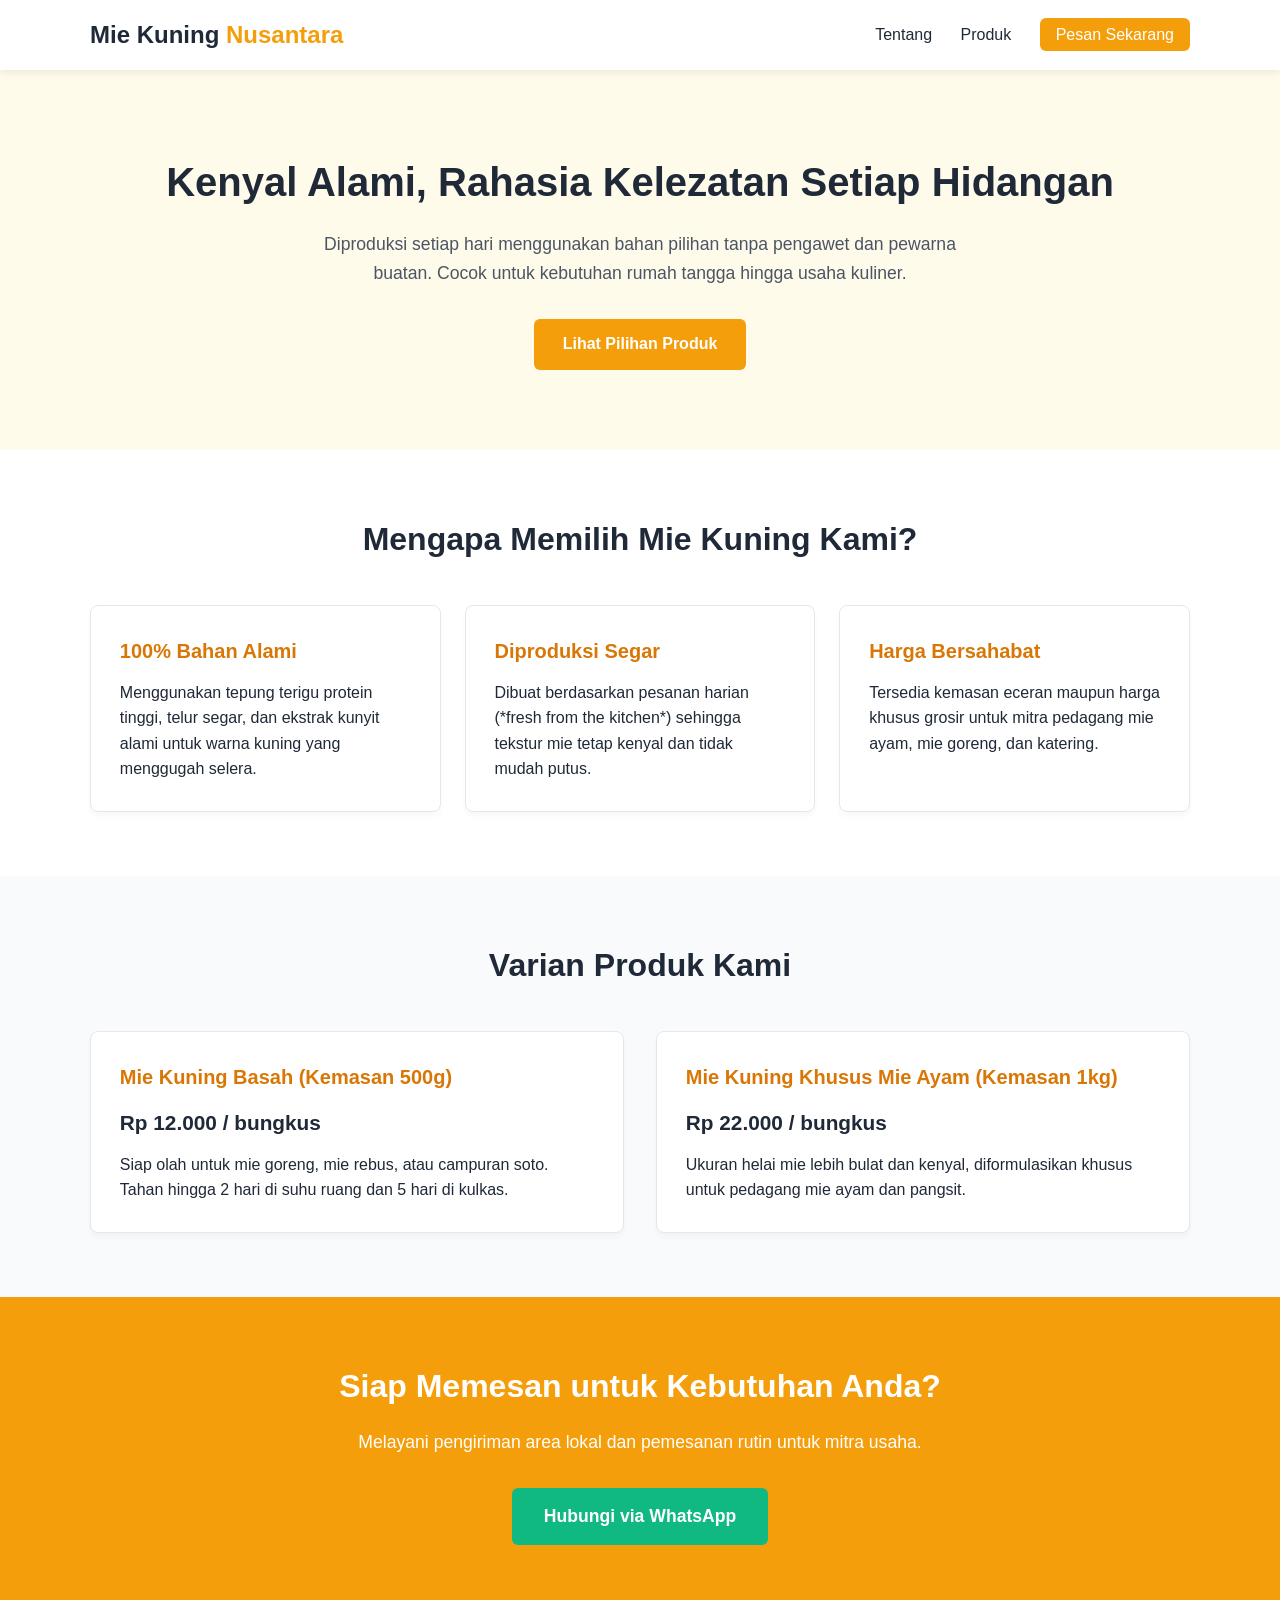
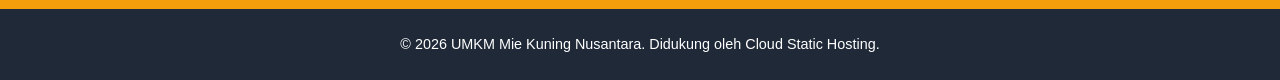
<file: index.html>
<!DOCTYPE html>
<html lang="id">
<head>
    <meta charset="UTF-8">
    <meta name="viewport" content="width=device-width, initial-scale=1.0">
    <meta name="description" content="UMKM Mie Kuning Segar - Kenyal, Alami, dan Tanpa Bahan Pengawet">
    <title>Mie Kuning Nusantara | Segar & Kenyal Alami</title>
    <link rel="stylesheet" href="style.css">
</head>
<body>
    <!-- Navigasi -->
    <header>
        <div class="container nav-container">
            <h1 class="logo">Mie Kuning <span>Nusantara</span></h1>
            <nav>
                <a href="#tentang">Tentang</a>
                <a href="#produk">Produk</a>
                <a href="#kontak" class="btn-nav">Pesan Sekarang</a>
            </nav>
        </div>
    </header>

    <!-- Hero Section -->
    <section class="hero">
        <div class="container">
            <h2>Kenyal Alami, Rahasia Kelezatan Setiap Hidangan</h2>
            <p>Diproduksi setiap hari menggunakan bahan pilihan tanpa pengawet dan pewarna buatan. Cocok untuk kebutuhan rumah tangga hingga usaha kuliner.</p>
            <a href="#produk" class="btn-primary">Lihat Pilihan Produk</a>
        </div>
    </section>

    <!-- Keunggulan Produk -->
    <section id="tentang" class="features">
        <div class="container">
            <h3>Mengapa Memilih Mie Kuning Kami?</h3>
            <div class="grid-3">
                <div class="card">
                    <h4>100% Bahan Alami</h4>
                    <p>Menggunakan tepung terigu protein tinggi, telur segar, dan ekstrak kunyit alami untuk warna kuning yang menggugah selera.</p>
                </div>
                <div class="card">
                    <h4>Diproduksi Segar</h4>
                    <p>Dibuat berdasarkan pesanan harian (*fresh from the kitchen*) sehingga tekstur mie tetap kenyal dan tidak mudah putus.</p>
                </div>
                <div class="card">
                    <h4>Harga Bersahabat</h4>
                    <p>Tersedia kemasan eceran maupun harga khusus grosir untuk mitra pedagang mie ayam, mie goreng, dan katering.</p>
                </div>
            </div>
        </div>
    </section>

    <!-- Katalog Produk -->
    <section id="produk" class="products">
        <div class="container">
            <h3>Varian Produk Kami</h3>
            <div class="grid-2">
                <div class="product-card">
                    <h4>Mie Kuning Basah (Kemasan 500g)</h4>
                    <p class="price">Rp 12.000 / bungkus</p>
                    <p>Siap olah untuk mie goreng, mie rebus, atau campuran soto. Tahan hingga 2 hari di suhu ruang dan 5 hari di kulkas.</p>
                </div>
                <div class="product-card">
                    <h4>Mie Kuning Khusus Mie Ayam (Kemasan 1kg)</h4>
                    <p class="price">Rp 22.000 / bungkus</p>
                    <p>Ukuran helai mie lebih bulat dan kenyal, diformulasikan khusus untuk pedagang mie ayam dan pangsit.</p>
                </div>
            </div>
        </div>
    </section>

    <!-- Kontak / Pemesanan -->
    <section id="kontak" class="cta">
        <div class="container">
            <h3>Siap Memesan untuk Kebutuhan Anda?</h3>
            <p>Melayani pengiriman area lokal dan pemesanan rutin untuk mitra usaha.</p>
            <a href="https://wa.me/6281234567890?text=Halo%20Mie%20Kuning%20Nusantara,%20saya%20ingin%20memesan" target="_blank" class="btn-whatsapp">Hubungi via WhatsApp</a>
        </div>
    </section>

    <!-- Footer -->
    <footer>
        <div class="container">
            <p>&copy; 2026 UMKM Mie Kuning Nusantara. Didukung oleh Cloud Static Hosting.</p>
        </div>
    </footer>
</body>
</html>
</file>
<file: style.css>
/* Reset & Variabel Warna */
:root {
    --primary-yellow: #F59E0B;
    --dark-yellow: #D97706;
    --light-bg: #FFFBEB;
    --text-dark: #1F2937;
    --text-muted: #4B5563;
    --white: #FFFFFF;
}

* {
    margin: 0;
    padding: 0;
    box-sizing: border-box;
    font-family: 'Segoe UI', Tahoma, Geneva, Verdana, sans-serif;
}

html {
    scroll-behavior: smooth;
}

body {
    color: var(--text-dark);
    line-height: 1.6;
    background-color: var(--white);
}

.container {
    width: 90%;
    max-width: 1100px;
    margin: 0 auto;
}

/* Header & Navigasi */
header {
    background-color: var(--white);
    box-shadow: 0 2px 8px rgba(0,0,0,0.08);
    position: sticky;
    top: 0;
    z-index: 100;
}

.nav-container {
    display: flex;
    justify-content: space-between;
    align-items: center;
    padding: 1rem 0;
}

.logo {
    font-size: 1.5rem;
    color: var(--text-dark);
}

.logo span {
    color: var(--primary-yellow);
}

nav a {
    text-decoration: none;
    color: var(--text-dark);
    margin-left: 1.5rem;
    font-weight: 500;
    transition: color 0.3s;
}

nav a:hover {
    color: var(--primary-yellow);
}

.btn-nav {
    background-color: var(--primary-yellow);
    color: var(--white) !important;
    padding: 0.5rem 1rem;
    border-radius: 6px;
}

.btn-nav:hover {
    background-color: var(--dark-yellow);
}

/* Hero Section */
.hero {
    background-color: var(--light-bg);
    padding: 5rem 0;
    text-align: center;
}

.hero h2 {
    font-size: 2.5rem;
    margin-bottom: 1rem;
    color: var(--text-dark);
}

.hero p {
    max-width: 650px;
    margin: 0 auto 2rem auto;
    color: var(--text-muted);
    font-size: 1.1rem;
}

.btn-primary {
    display: inline-block;
    background-color: var(--primary-yellow);
    color: var(--white);
    padding: 0.8rem 1.8rem;
    text-decoration: none;
    border-radius: 6px;
    font-weight: bold;
    transition: background-color 0.3s;
}

.btn-primary:hover {
    background-color: var(--dark-yellow);
}

/* Sections Umum */
section {
    padding: 4rem 0;
}

section h3 {
    text-align: center;
    font-size: 2rem;
    margin-bottom: 2.5rem;
}

/* Grid Layouts */
.grid-3 {
    display: grid;
    grid-template-columns: repeat(auto-fit, minmax(280px, 1fr));
    gap: 1.5rem;
}

.grid-2 {
    display: grid;
    grid-template-columns: repeat(auto-fit, minmax(320px, 1fr));
    gap: 2rem;
}

.card, .product-card {
    background: var(--white);
    border: 1px solid #E5E7EB;
    border-radius: 8px;
    padding: 1.8rem;
    box-shadow: 0 4px 6px rgba(0,0,0,0.03);
}

.card h4, .product-card h4 {
    color: var(--dark-yellow);
    margin-bottom: 0.8rem;
    font-size: 1.25rem;
}

.products {
    background-color: #F9FAFB;
}

.price {
    font-size: 1.3rem;
    font-weight: bold;
    color: var(--text-dark);
    margin-bottom: 0.8rem;
}

/* CTA Section */
.cta {
    background-color: var(--primary-yellow);
    color: var(--white);
    text-align: center;
}

.cta h3 {
    margin-bottom: 1rem;
}

.cta p {
    margin-bottom: 2rem;
    font-size: 1.1rem;
}

.btn-whatsapp {
    display: inline-block;
    background-color: #10B981;
    color: var(--white);
    padding: 0.9rem 2rem;
    text-decoration: none;
    border-radius: 6px;
    font-weight: bold;
    font-size: 1.1rem;
    transition: background-color 0.3s;
}

.btn-whatsapp:hover {
    background-color: #059669;
}

/* Halaman Error 404 */
.error-page {
    min-height: 75vh;
    display: flex;
    align-items: center;
    justify-content: center;
    text-align: center;
    background-color: var(--light-bg);
}

.error-code {
    font-size: 6rem;
    color: var(--primary-yellow);
    line-height: 1;
    margin-bottom: 1rem;
}

.error-box h3 {
    font-size: 1.8rem;
    margin-bottom: 1rem;
}

.error-box p {
    color: var(--text-muted);
    margin-bottom: 2rem;
}

/* Footer */
footer {
    background-color: var(--text-dark);
    color: var(--white);
    text-align: center;
    padding: 1.5rem 0;
    font-size: 0.9rem;
}

/* Responsif Mobile */
@media (max-width: 600px) {
    .nav-container {
        flex-direction: column;
        gap: 1rem;
    }
    nav a {
        margin: 0 0.7rem;
    }
    .hero h2 {
        font-size: 1.8rem;
    }
  }
</file>
